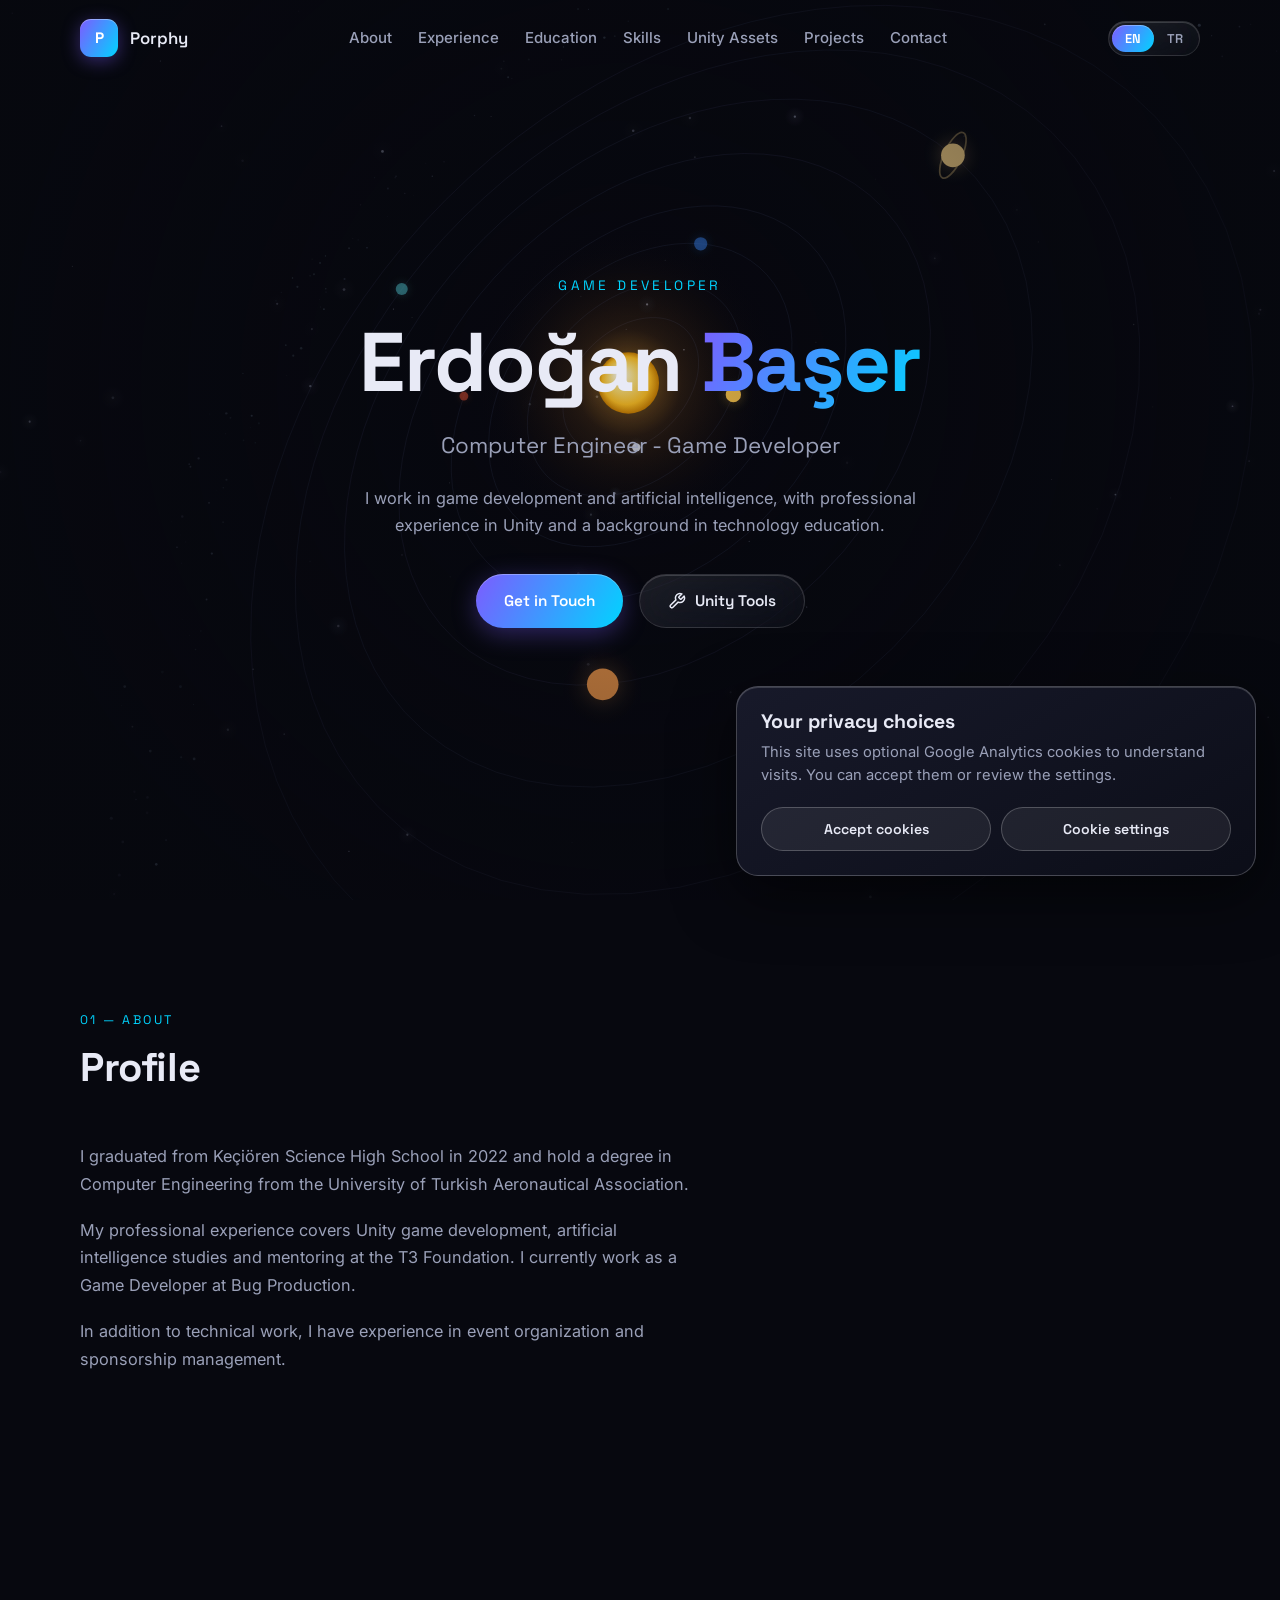
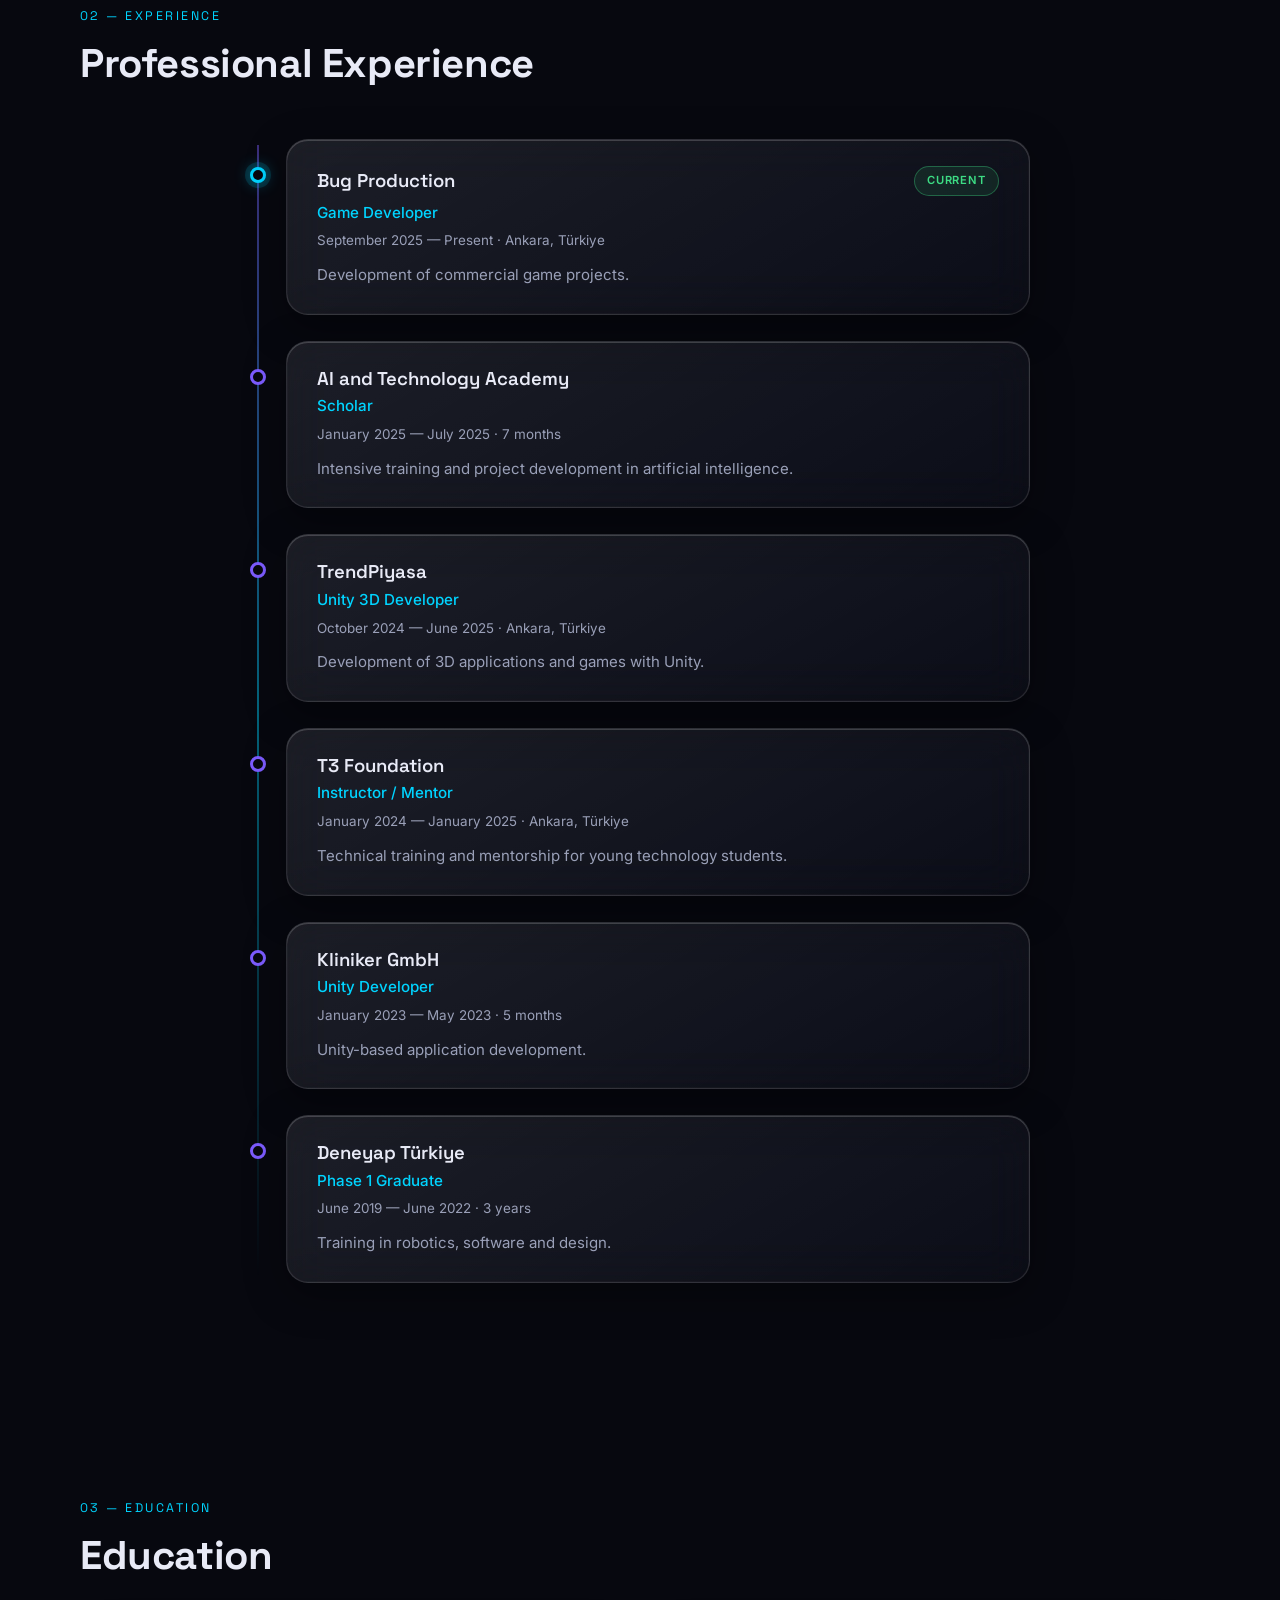
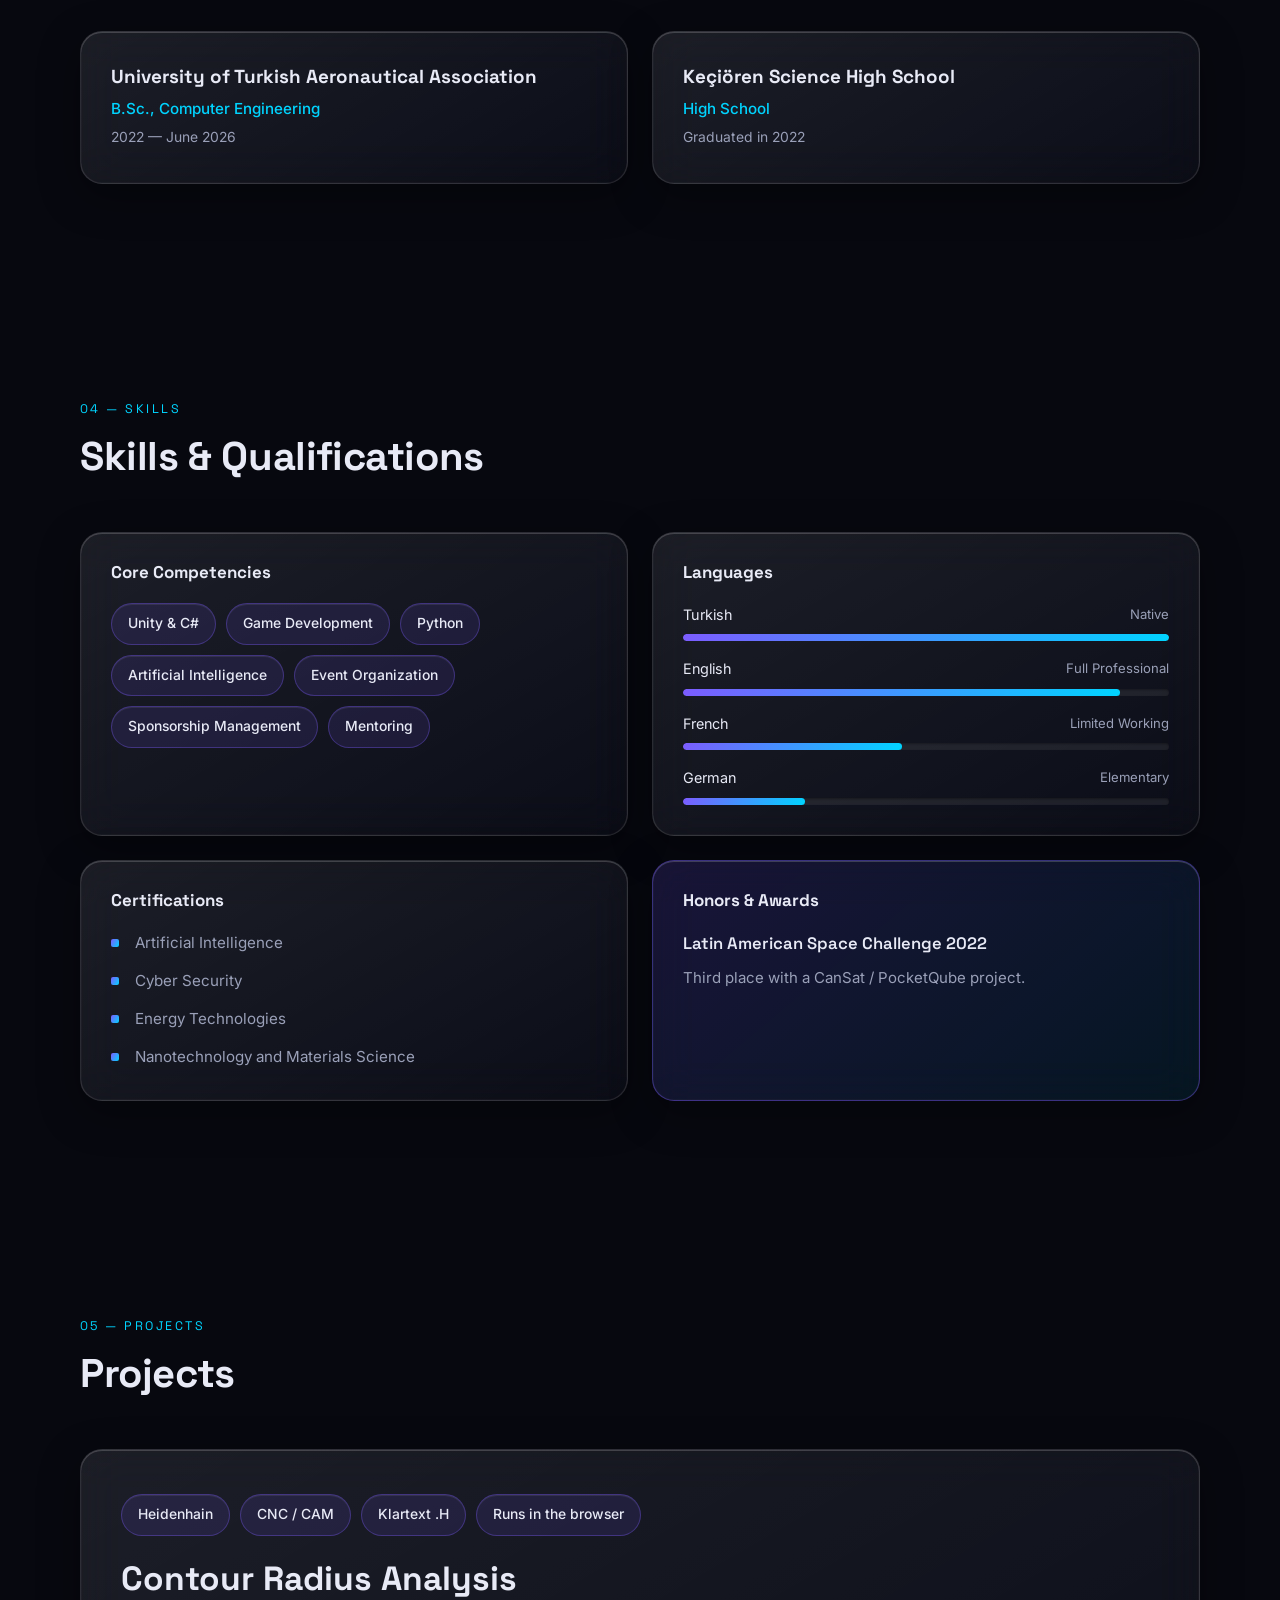
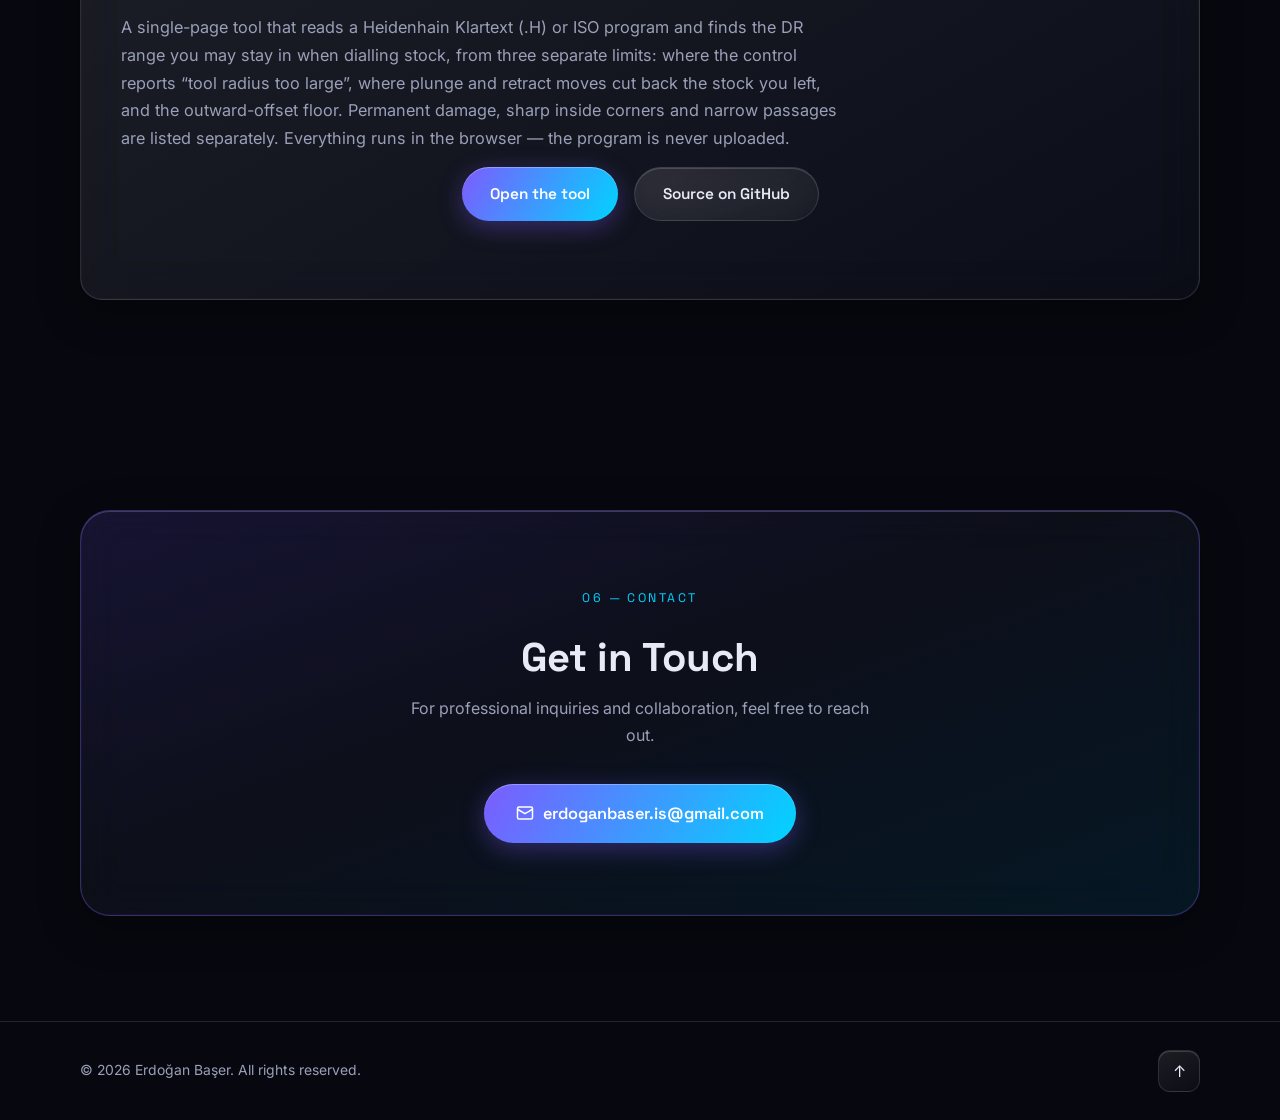
<file: index.html>
<!DOCTYPE html>
<html lang="en">

<head>
  <meta charset="UTF-8" />
  <meta name="viewport" content="width=device-width, initial-scale=1.0" />
  <title>Erdoğan Başer — Game Developer</title>
  <meta name="description"
    content="Erdoğan Başer — Game developer and computer engineer. Unity, artificial intelligence and game technologies." />

  <!-- Google tag (gtag.js) -->
  <script>
    window.dataLayer = window.dataLayer || [];
    function gtag() { dataLayer.push(arguments); }

    var analyticsConsent = "denied";
    try {
      if (localStorage.getItem("portfolio_cookie_consent_v1") === "all") {
        analyticsConsent = "granted";
      }
    } catch (e) { /* keep analytics denied */ }

    gtag("consent", "default", {
      ad_storage: analyticsConsent,
      ad_user_data: analyticsConsent,
      ad_personalization: analyticsConsent,
      analytics_storage: analyticsConsent,
      wait_for_update: 500
    });
  </script>
  <script async src="https://www.googletagmanager.com/gtag/js?id=G-XT6B4GY7GV"></script>
  <script>
    gtag("js", new Date());
    gtag("config", "G-XT6B4GY7GV");
  </script>

  <!-- Open Graph -->
  <meta property="og:title" content="Erdoğan Başer — Game Developer" />
  <meta property="og:description"
    content="Game developer and computer engineer. Unity, artificial intelligence and game technologies." />
  <meta property="og:type" content="website" />
  <meta property="og:url" content="https://erdo.is-a.dev" />

  <link rel="icon"
    href="data:image/svg+xml,%3Csvg xmlns='http://www.w3.org/2000/svg' viewBox='0 0 100 100'%3E%3Crect width='100' height='100' rx='22' fill='%237c5cff'/%3E%3Ctext x='50' y='68' font-size='52' font-family='sans-serif' font-weight='700' fill='white' text-anchor='middle'%3EEB%3C/text%3E%3C/svg%3E" />

  <link rel="preconnect" href="https://fonts.googleapis.com" />
  <link rel="preconnect" href="https://fonts.gstatic.com" crossorigin />
  <link
    href="https://fonts.googleapis.com/css2?family=Space+Grotesk:wght@400;500;600;700&family=Inter:wght@400;500;600&display=swap"
    rel="stylesheet" />

  <link rel="stylesheet" href="style.css" />
</head>

<body>

  <!-- 3D solar system background -->
  <canvas id="scene" aria-hidden="true"></canvas>

  <!-- Navigation -->
  <header class="nav" id="nav">
    <div class="nav-inner">
      <a href="#top" class="logo">
        <span class="logo-mark">P</span>
        <span class="logo-text">Porphy</span>
      </a>
      <nav class="nav-links" id="navLinks" aria-label="Main menu">
        <a href="#about" data-i18n="nav.about">About</a>
        <a href="#experience" data-i18n="nav.experience">Experience</a>
        <a href="#education" data-i18n="nav.education">Education</a>
        <a href="#skills" data-i18n="nav.skills">Skills</a>
        <a href="tools/" data-i18n="nav.unityAssets">Unity Assets</a>
        <a href="#projects" data-i18n="nav.projects">Projects</a>
        <a href="#contact" data-i18n="nav.contact">Contact</a>
      </nav>
      <div class="nav-right">
        <div class="lang-toggle" role="group" aria-label="Language selection">
          <button type="button" id="langEn" class="lang-btn active" aria-pressed="true">EN</button>
          <button type="button" id="langTr" class="lang-btn" aria-pressed="false">TR</button>
        </div>
        <button class="nav-toggle" id="navToggle" aria-label="Toggle menu" aria-expanded="false">
          <span></span><span></span><span></span>
        </button>
      </div>
    </div>
  </header>

  <main id="top">

    <!-- ============ HERO ============ -->
    <section class="hero">
      <div class="container hero-inner">
        <p class="hero-kicker" data-i18n="hero.kicker">Game Developer</p>
        <h1 class="hero-name">Erdoğan <span class="grad">Başer</span></h1>
        <p class="hero-role" data-i18n="hero.role">Computer Engineer - Game Developer</p>
        <p class="hero-desc" data-i18n="hero.desc">I work in game development and artificial intelligence, with
          professional experience in Unity and a background in technology education.</p>
        <div class="hero-actions">
          <a href="#contact" class="btn btn-primary" data-i18n="hero.cta">Get in Touch</a>
          <a href="tools/" class="btn btn-ghost">
            <svg viewBox="0 0 24 24" width="18" height="18" fill="none" stroke="currentColor" stroke-width="2"
              stroke-linecap="round" stroke-linejoin="round" aria-hidden="true">
              <path
                d="M14.7 6.3a1 1 0 0 0 0 1.4l1.6 1.6a1 1 0 0 0 1.4 0l3.77-3.77a6 6 0 0 1-7.94 7.94l-6.91 6.91a2.12 2.12 0 0 1-3-3l6.91-6.91a6 6 0 0 1 7.94-7.94l-3.76 3.76z" />
            </svg>
            <span data-i18n="hero.tools">Unity Tools</span>
          </a>
        </div>

      </div>
    </section>

    <!-- ============ ABOUT ============ -->
    <section class="section" id="about">
      <div class="container">
        <div class="section-head">
          <span class="section-tag" data-i18n="about.tag">01 — About</span>
          <h2 data-i18n="about.title">Profile</h2>
        </div>
        <div class="about-grid">
          <div class="about-text">
            <p data-i18n="about.p1">I graduated from Keçiören Science High School in 2022 and hold a degree in Computer
              Engineering from the University of Turkish Aeronautical Association.</p>
            <p data-i18n="about.p2">My professional experience covers Unity game development, artificial intelligence
              studies and mentoring at the T3 Foundation. I currently work as a Game Developer at Bug Production.</p>
            <p data-i18n="about.p3">In addition to technical work, I have experience in event organization and
              sponsorship management.</p>
          </div>

        </div>
      </div>
    </section>

    <!-- ============ EXPERIENCE ============ -->
    <section class="section" id="experience">
      <div class="container">
        <div class="section-head">
          <span class="section-tag" data-i18n="exp.tag">02 — Experience</span>
          <h2 data-i18n="exp.title">Professional Experience</h2>
        </div>
        <div class="timeline">

          <article class="tl-item">
            <div class="tl-dot current"></div>
            <div class="tl-card glass">
              <div class="tl-top">
                <h3>Bug Production</h3>
                <span class="tl-badge live" data-i18n="exp.current">Current</span>
              </div>
              <p class="tl-role" data-i18n="exp.bug.role">Game Developer</p>
              <p class="tl-date" data-i18n="exp.bug.date">September 2025 — Present · Ankara, Türkiye</p>
              <p class="tl-desc" data-i18n="exp.bug.desc">Development of commercial game projects.</p>
            </div>
          </article>

          <article class="tl-item">
            <div class="tl-dot"></div>
            <div class="tl-card glass">
              <div class="tl-top">
                <h3 data-i18n="exp.ai.name">AI and Technology Academy</h3>
              </div>
              <p class="tl-role" data-i18n="exp.ai.role">Scholar</p>
              <p class="tl-date" data-i18n="exp.ai.date">January 2025 — July 2025 · 7 months</p>
              <p class="tl-desc" data-i18n="exp.ai.desc">Intensive training and project development in artificial
                intelligence.</p>
            </div>
          </article>

          <article class="tl-item">
            <div class="tl-dot"></div>
            <div class="tl-card glass">
              <div class="tl-top">
                <h3>TrendPiyasa</h3>
              </div>
              <p class="tl-role" data-i18n="exp.trend.role">Unity 3D Developer</p>
              <p class="tl-date" data-i18n="exp.trend.date">October 2024 — June 2025 · Ankara, Türkiye</p>
              <p class="tl-desc" data-i18n="exp.trend.desc">Development of 3D applications and games with Unity.</p>
            </div>
          </article>

          <article class="tl-item">
            <div class="tl-dot"></div>
            <div class="tl-card glass">
              <div class="tl-top">
                <h3 data-i18n="exp.t3.name">T3 Foundation</h3>
              </div>
              <p class="tl-role" data-i18n="exp.t3.role">Instructor / Mentor</p>
              <p class="tl-date" data-i18n="exp.t3.date">January 2024 — January 2025 · Ankara, Türkiye</p>
              <p class="tl-desc" data-i18n="exp.t3.desc">Technical training and mentorship for young technology
                students.</p>
            </div>
          </article>

          <article class="tl-item">
            <div class="tl-dot"></div>
            <div class="tl-card glass">
              <div class="tl-top">
                <h3>Kliniker GmbH</h3>
              </div>
              <p class="tl-role" data-i18n="exp.kliniker.role">Unity Developer</p>
              <p class="tl-date" data-i18n="exp.kliniker.date">January 2023 — May 2023 · 5 months</p>
              <p class="tl-desc" data-i18n="exp.kliniker.desc">Unity-based application development.</p>
            </div>
          </article>

          <article class="tl-item">
            <div class="tl-dot"></div>
            <div class="tl-card glass">
              <div class="tl-top">
                <h3>Deneyap Türkiye</h3>
              </div>
              <p class="tl-role" data-i18n="exp.deneyap.role">Phase 1 Graduate</p>
              <p class="tl-date" data-i18n="exp.deneyap.date">June 2019 — June 2022 · 3 years</p>
              <p class="tl-desc" data-i18n="exp.deneyap.desc">Training in robotics, software and design.</p>
            </div>
          </article>

        </div>
      </div>
    </section>

    <!-- ============ EDUCATION ============ -->
    <section class="section" id="education">
      <div class="container">
        <div class="section-head">
          <span class="section-tag" data-i18n="edu.tag">03 — Education</span>
          <h2 data-i18n="edu.title">Education</h2>
        </div>
        <div class="edu-grid">
          <div class="edu-card glass">
            <h3 data-i18n="edu.uni.name">University of Turkish Aeronautical Association</h3>
            <p class="edu-degree" data-i18n="edu.uni.degree">B.Sc., Computer Engineering</p>
            <p class="edu-date" data-i18n="edu.uni.date">2022 — June 2026</p>
          </div>
          <div class="edu-card glass">
            <h3 data-i18n="edu.hs.name">Keçiören Science High School</h3>
            <p class="edu-degree" data-i18n="edu.hs.degree">High School</p>
            <p class="edu-date" data-i18n="edu.hs.date">Graduated in 2022</p>
          </div>
        </div>
      </div>
    </section>

    <!-- ============ SKILLS ============ -->
    <section class="section" id="skills">
      <div class="container">
        <div class="section-head">
          <span class="section-tag" data-i18n="skills.tag">04 — Skills</span>
          <h2 data-i18n="skills.title">Skills &amp; Qualifications</h2>
        </div>

        <div class="skills-grid">
          <div class="skill-panel glass">
            <h3 data-i18n="skills.core">Core Competencies</h3>
            <div class="chips">
              <span class="chip">Unity &amp; C#</span>
              <span class="chip" data-i18n="skills.chip.gamedev">Game Development</span>
              <span class="chip">Python</span>
              <span class="chip" data-i18n="skills.chip.ai">Artificial Intelligence</span>
              <span class="chip" data-i18n="skills.chip.events">Event Organization</span>
              <span class="chip" data-i18n="skills.chip.sponsor">Sponsorship Management</span>
              <span class="chip" data-i18n="skills.chip.mentoring">Mentoring</span>
            </div>
          </div>

          <div class="skill-panel glass">
            <h3 data-i18n="skills.languages">Languages</h3>
            <div class="lang-list">
              <div class="lang">
                <div class="lang-head"><span data-i18n="skills.lang.tr">Turkish</span><span
                    data-i18n="skills.lang.tr.level">Native</span></div>
                <div class="bar"><span class="bar-fill" style="width:100%"></span></div>
              </div>
              <div class="lang">
                <div class="lang-head"><span data-i18n="skills.lang.en">English</span><span
                    data-i18n="skills.lang.en.level">Full Professional</span></div>
                <div class="bar"><span class="bar-fill" style="width:90%"></span></div>
              </div>
              <div class="lang">
                <div class="lang-head"><span data-i18n="skills.lang.fr">French</span><span
                    data-i18n="skills.lang.fr.level">Limited Working</span></div>
                <div class="bar"><span class="bar-fill" style="width:45%"></span></div>
              </div>
              <div class="lang">
                <div class="lang-head"><span data-i18n="skills.lang.de">German</span><span
                    data-i18n="skills.lang.de.level">Elementary</span></div>
                <div class="bar"><span class="bar-fill" style="width:25%"></span></div>
              </div>
            </div>
          </div>

          <div class="skill-panel glass">
            <h3 data-i18n="skills.certs">Certifications</h3>
            <ul class="cert-list">
              <li data-i18n="skills.cert1">Artificial Intelligence</li>
              <li data-i18n="skills.cert2">Cyber Security</li>
              <li data-i18n="skills.cert3">Energy Technologies</li>
              <li data-i18n="skills.cert4">Nanotechnology and Materials Science</li>
            </ul>
          </div>

          <div class="skill-panel glass award">
            <h3 data-i18n="skills.awards">Honors &amp; Awards</h3>
            <div class="award-body">
              <p class="award-title">Latin American Space Challenge 2022</p>
              <p class="award-desc" data-i18n="skills.award.desc">Third place with a CanSat / PocketQube project.</p>
            </div>
          </div>
        </div>
      </div>
    </section>

    <!-- ============ PROJECTS ============ -->
    <section class="section" id="projects">
      <div class="container">
        <div class="section-head">
          <span class="section-tag" data-i18n="projects.tag">05 — Projects</span>
          <h2 data-i18n="projects.title">Projects</h2>
        </div>
        <div class="tool-card glass">
          <div class="tool-badges">
            <span class="chip">Heidenhain</span>
            <span class="chip">CNC / CAM</span>
            <span class="chip">Klartext .H</span>
            <span class="chip">Runs in the browser</span>
          </div>
          <h3 class="tool-title" data-i18n="projects.hrl.title">Contour Radius Analysis</h3>
          <p data-i18n="projects.hrl.desc">A single-page tool that reads a Heidenhain Klartext (.H) or ISO program and
            finds the DR range you may stay in when dialling stock, from three separate limits: where the control
            reports “tool radius too large”, where plunge and retract moves cut back the stock you left, and the
            outward-offset floor. Permanent damage, sharp inside corners and narrow passages are listed separately.
            Everything runs in the browser — the program is never uploaded.</p>
          <div class="hero-actions">
            <a href="/heidenhain-rl-analysis/" class="btn btn-primary" data-i18n="projects.hrl.open">Open the tool</a>
            <a href="https://github.com/Porphyri0n/heidenhain-rl-analysis" class="btn btn-ghost" rel="noopener"
              data-i18n="projects.hrl.repo">Source on GitHub</a>
          </div>
        </div>
      </div>
    </section>

    <!-- ============ CONTACT ============ -->
    <section class="section" id="contact">
      <div class="container">
        <div class="contact-card glass">
          <span class="section-tag" data-i18n="contact.tag">06 — Contact</span>
          <h2 data-i18n="contact.title">Get in Touch</h2>
          <p data-i18n="contact.desc">For professional inquiries and collaboration, feel free to reach out.</p>
          <div class="contact-actions">
            <a href="mailto:erdoganbaser.is@gmail.com" class="btn btn-primary btn-lg">
              <svg viewBox="0 0 24 24" width="18" height="18" fill="none" stroke="currentColor" stroke-width="2"
                aria-hidden="true">
                <rect x="2" y="4" width="20" height="16" rx="2" />
                <path d="m22 7-10 6L2 7" />
              </svg>
              erdoganbaser.is@gmail.com
            </a>
          </div>
        </div>
      </div>
    </section>

  </main>

  <footer class="footer">
    <div class="container footer-inner">
      <p data-i18n="footer.text">© 2026 Erdoğan Başer. All rights reserved.</p>
      <a href="#top" class="back-top" aria-label="Back to top">↑</a>
    </div>
  </footer>

  <script src="script.js" defer></script>
</body>

</html>
</file>
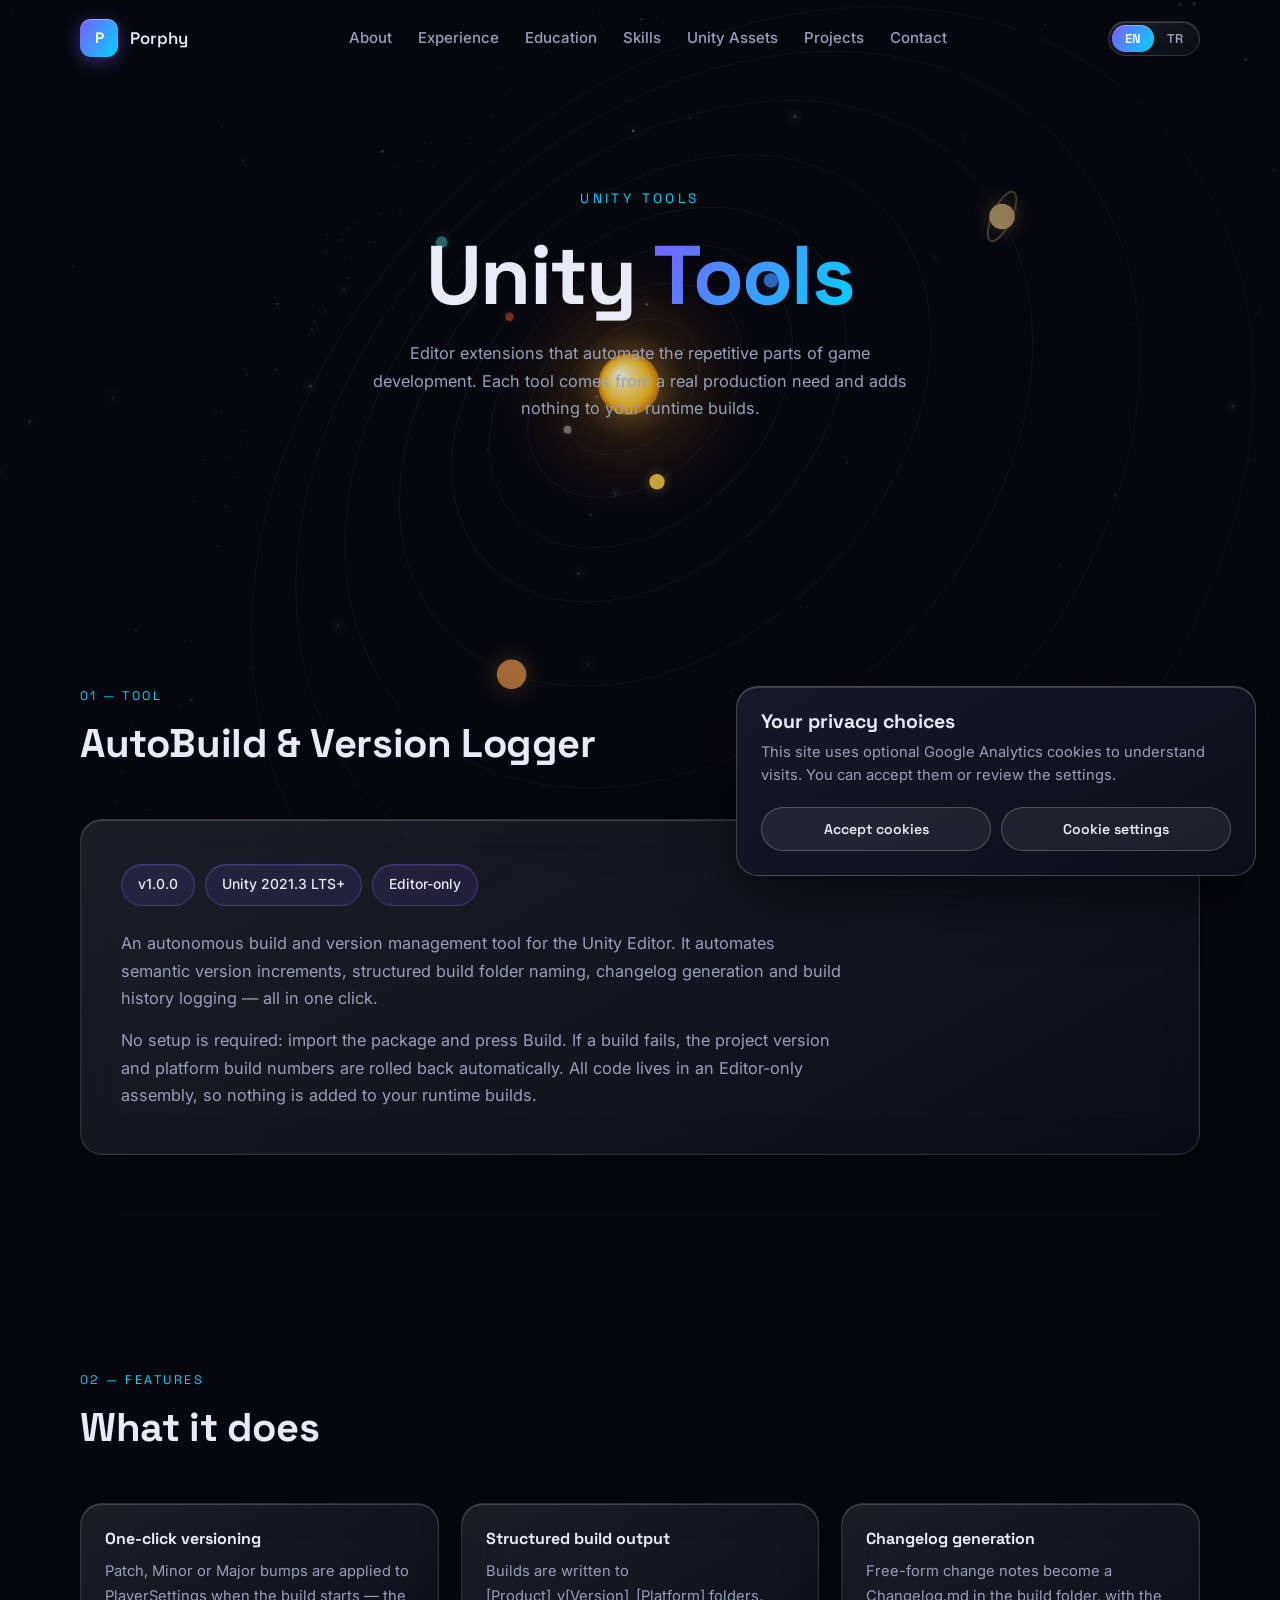
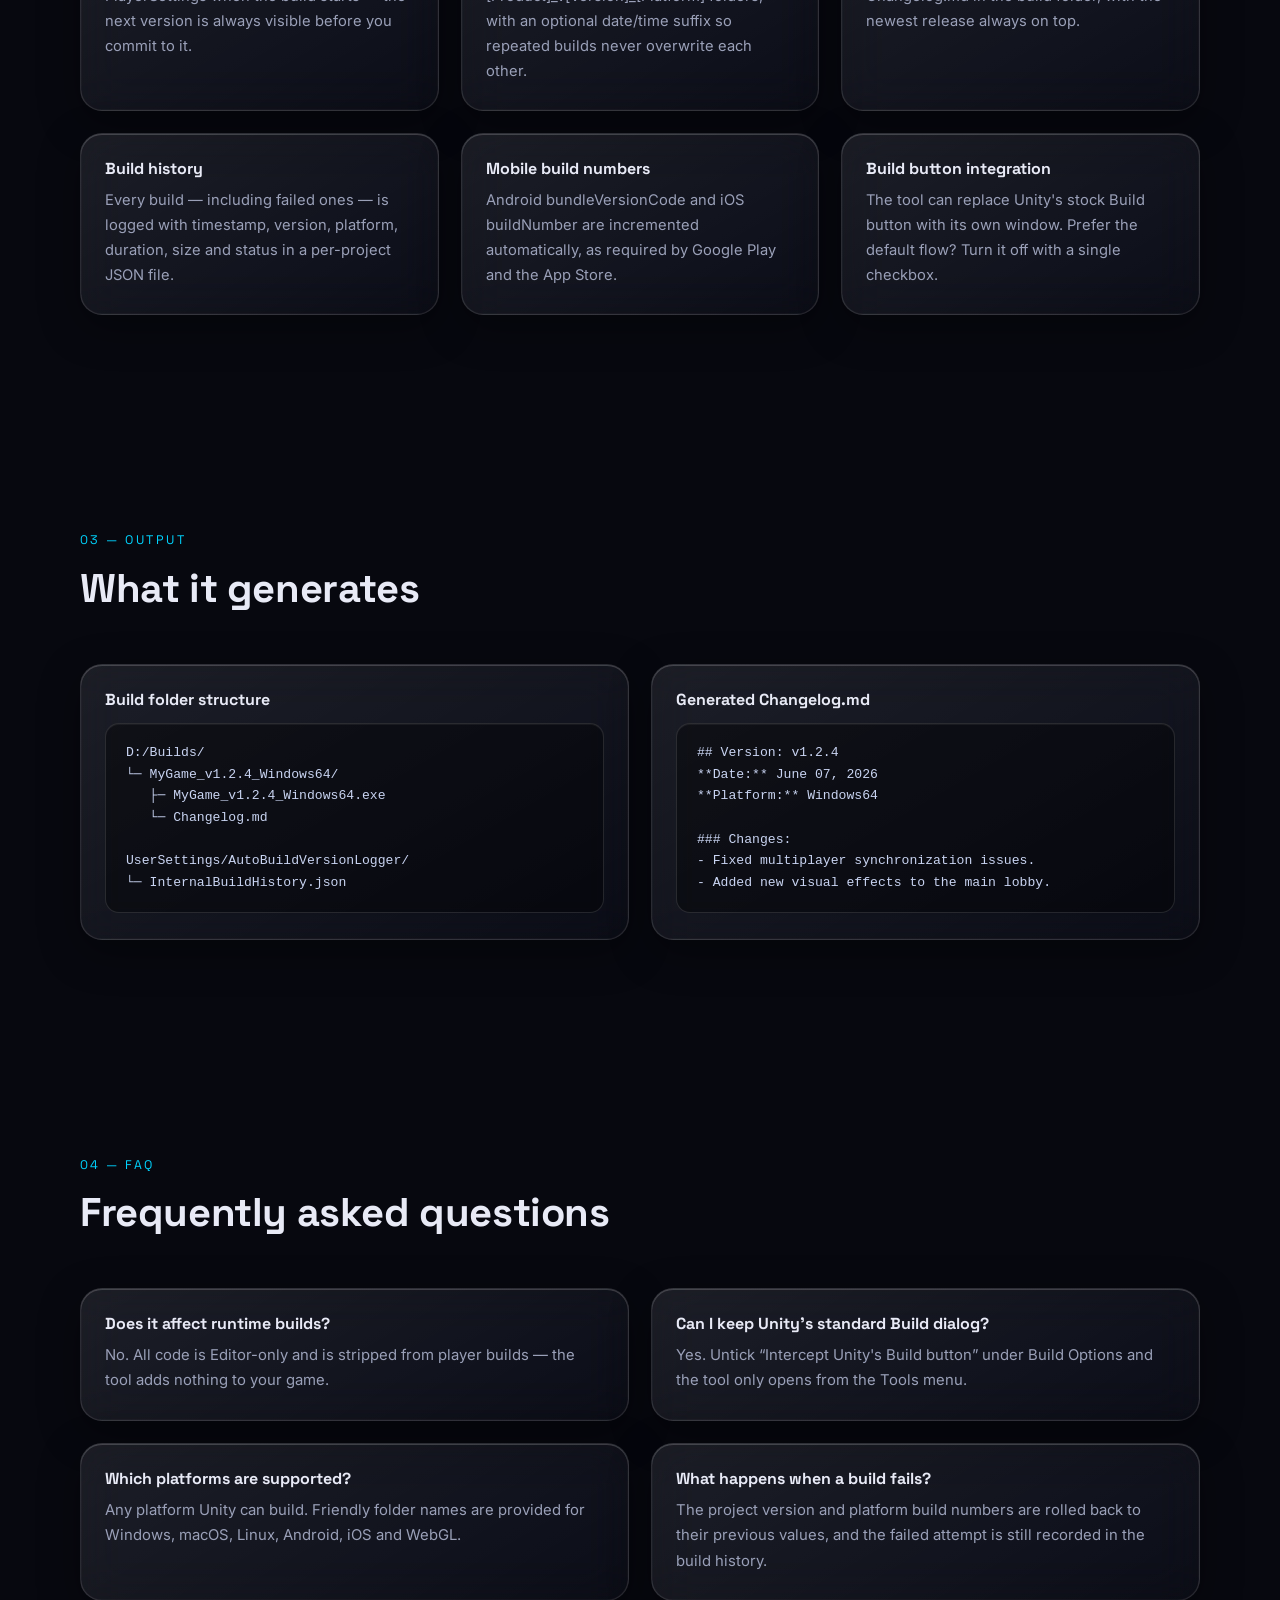
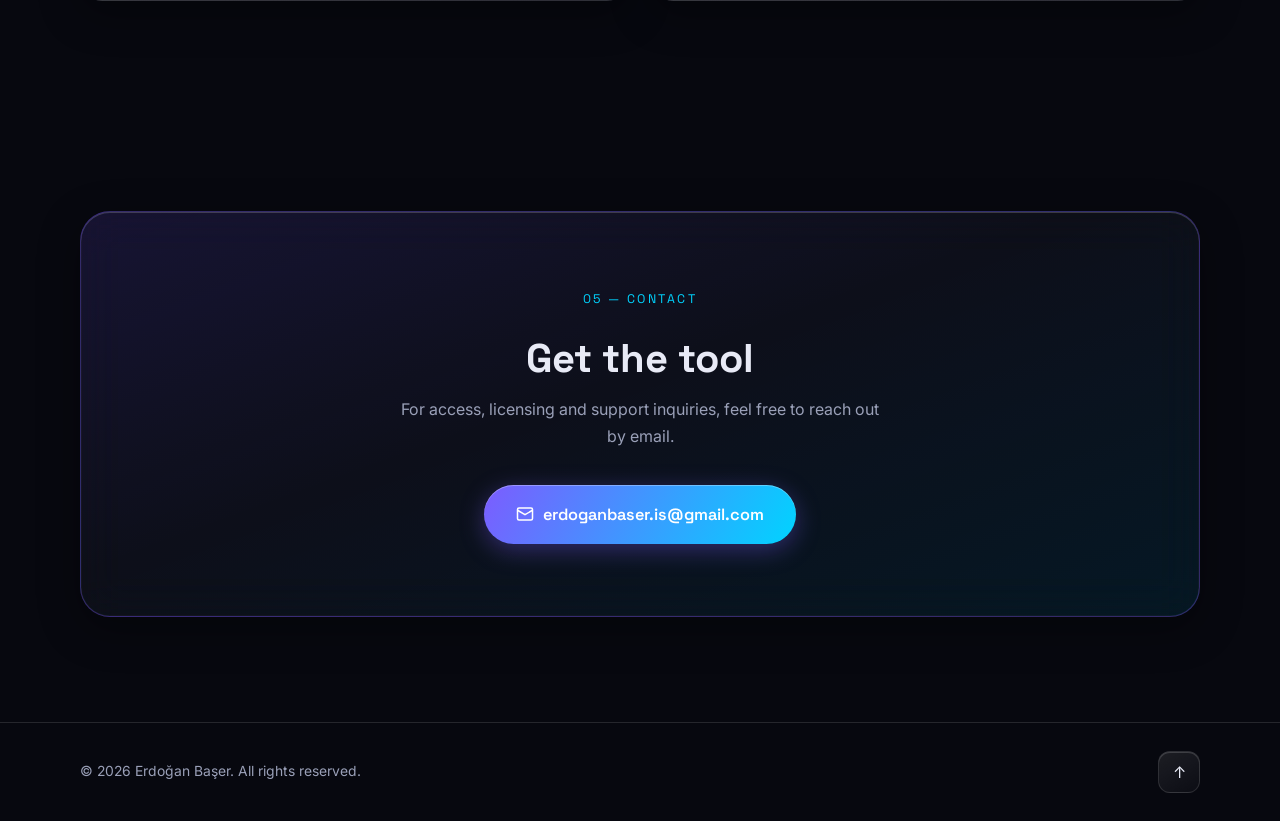
<file: tools/index.html>
<!DOCTYPE html>
<html lang="en">

<head>
  <meta charset="UTF-8" />
  <meta name="viewport" content="width=device-width, initial-scale=1.0" />
  <title>Unity Tools — Erdoğan Başer</title>
  <meta name="description"
    content="Unity Editor tools by Erdoğan Başer — AutoBuild &amp; Version Logger: automated versioning, structured build output, changelogs and build history." />

  <!-- Google tag (gtag.js) -->
  <script>
    window.dataLayer = window.dataLayer || [];
    function gtag() { dataLayer.push(arguments); }

    var analyticsConsent = "denied";
    try {
      if (localStorage.getItem("portfolio_cookie_consent_v1") === "all") {
        analyticsConsent = "granted";
      }
    } catch (e) { /* keep analytics denied */ }

    gtag("consent", "default", {
      ad_storage: analyticsConsent,
      ad_user_data: analyticsConsent,
      ad_personalization: analyticsConsent,
      analytics_storage: analyticsConsent,
      wait_for_update: 500
    });
  </script>
  <script async src="https://www.googletagmanager.com/gtag/js?id=G-XT6B4GY7GV"></script>
  <script>
    gtag("js", new Date());
    gtag("config", "G-XT6B4GY7GV");
  </script>

  <!-- Open Graph -->
  <meta property="og:title" content="Unity Tools — Erdoğan Başer" />
  <meta property="og:description"
    content="Unity Editor tools by Erdoğan Başer — AutoBuild &amp; Version Logger: automated versioning, structured build output, changelogs and build history." />
  <meta property="og:type" content="website" />
  <meta property="og:url" content="https://erdo.is-a.dev/tools/" />

  <link rel="icon"
    href="data:image/svg+xml,%3Csvg xmlns='http://www.w3.org/2000/svg' viewBox='0 0 100 100'%3E%3Crect width='100' height='100' rx='22' fill='%237c5cff'/%3E%3Ctext x='50' y='68' font-size='52' font-family='sans-serif' font-weight='700' fill='white' text-anchor='middle'%3EEB%3C/text%3E%3C/svg%3E" />

  <link rel="preconnect" href="https://fonts.googleapis.com" />
  <link rel="preconnect" href="https://fonts.gstatic.com" crossorigin />
  <link
    href="https://fonts.googleapis.com/css2?family=Space+Grotesk:wght@400;500;600;700&family=Inter:wght@400;500;600&display=swap"
    rel="stylesheet" />

  <link rel="stylesheet" href="../style.css" />
</head>

<body>

  <!-- 3D solar system background -->
  <canvas id="scene" aria-hidden="true"></canvas>

  <!-- Navigation -->
  <header class="nav" id="nav">
    <div class="nav-inner">
      <a href="../" class="logo">
        <span class="logo-mark">P</span>
        <span class="logo-text">Porphy</span>
      </a>
      <nav class="nav-links" id="navLinks" aria-label="Main menu">
        <a href="../#about" data-i18n="nav.about">About</a>
        <a href="../#experience" data-i18n="nav.experience">Experience</a>
        <a href="../#education" data-i18n="nav.education">Education</a>
        <a href="../#skills" data-i18n="nav.skills">Skills</a>
        <a href="./" class="active" data-i18n="nav.unityAssets">Unity Assets</a>
        <a href="../#projects" data-i18n="nav.projects">Projects</a>
        <a href="../#contact" data-i18n="nav.contact">Contact</a>
      </nav>
      <div class="nav-right">
        <div class="lang-toggle" role="group" aria-label="Language selection">
          <button type="button" id="langEn" class="lang-btn active" aria-pressed="true">EN</button>
          <button type="button" id="langTr" class="lang-btn" aria-pressed="false">TR</button>
        </div>
        <button class="nav-toggle" id="navToggle" aria-label="Toggle menu" aria-expanded="false">
          <span></span><span></span><span></span>
        </button>
      </div>
    </div>
  </header>

  <main id="top">

    <!-- ============ HERO ============ -->
    <section class="hero hero-sub">
      <div class="container hero-inner">
        <p class="hero-kicker" data-i18n="hero.kicker">Unity Tools</p>
        <h1 class="hero-name">Unity <span class="grad">Tools</span></h1>
        <p class="hero-desc" data-i18n="hero.desc">Editor extensions that automate the repetitive parts of game
          development. Each tool comes from a real production need and adds nothing to your runtime builds.</p>
      </div>
    </section>

    <!-- ============ OVERVIEW ============ -->
    <section class="section" id="overview">
      <div class="container">
        <div class="section-head">
          <span class="section-tag" data-i18n="overview.tag">01 — Tool</span>
          <h2 data-i18n="overview.title">AutoBuild &amp; Version Logger</h2>
        </div>
        <div class="tool-card glass">
          <div class="tool-badges">
            <span class="chip">v1.0.0</span>
            <span class="chip">Unity 2021.3 LTS+</span>
            <span class="chip">Editor-only</span>
          </div>
          <p data-i18n="overview.p1">An autonomous build and version management tool for the Unity Editor. It automates
            semantic version increments, structured build folder naming, changelog generation and build history logging
            — all in one click.</p>
          <p data-i18n="overview.p2">No setup is required: import the package and press Build. If a build fails, the
            project version and platform build numbers are rolled back automatically. All code lives in an Editor-only
            assembly, so nothing is added to your runtime builds.</p>
        </div>
      </div>
    </section>

    <!-- ============ FEATURES ============ -->
    <section class="section" id="features">
      <div class="container">
        <div class="section-head">
          <span class="section-tag" data-i18n="features.tag">02 — Features</span>
          <h2 data-i18n="features.title">What it does</h2>
        </div>
        <div class="feature-grid">
          <div class="feature-card glass">
            <h3 data-i18n="features.f1.title">One-click versioning</h3>
            <p data-i18n="features.f1.desc">Patch, Minor or Major bumps are applied to PlayerSettings when the build
              starts — the next version is always visible before you commit to it.</p>
          </div>
          <div class="feature-card glass">
            <h3 data-i18n="features.f2.title">Structured build output</h3>
            <p data-i18n="features.f2.desc">Builds are written to [Product]_v[Version]_[Platform] folders, with an
              optional date/time suffix so repeated builds never overwrite each other.</p>
          </div>
          <div class="feature-card glass">
            <h3 data-i18n="features.f3.title">Changelog generation</h3>
            <p data-i18n="features.f3.desc">Free-form change notes become a Changelog.md in the build folder, with the
              newest release always on top.</p>
          </div>
          <div class="feature-card glass">
            <h3 data-i18n="features.f4.title">Build history</h3>
            <p data-i18n="features.f4.desc">Every build — including failed ones — is logged with timestamp, version,
              platform, duration, size and status in a per-project JSON file.</p>
          </div>
          <div class="feature-card glass">
            <h3 data-i18n="features.f5.title">Mobile build numbers</h3>
            <p data-i18n="features.f5.desc">Android bundleVersionCode and iOS buildNumber are incremented
              automatically, as required by Google Play and the App Store.</p>
          </div>
          <div class="feature-card glass">
            <h3 data-i18n="features.f6.title">Build button integration</h3>
            <p data-i18n="features.f6.desc">The tool can replace Unity's stock Build button with its own window. Prefer
              the default flow? Turn it off with a single checkbox.</p>
          </div>
        </div>
      </div>
    </section>

    <!-- ============ OUTPUT ============ -->
    <section class="section" id="output">
      <div class="container">
        <div class="section-head">
          <span class="section-tag" data-i18n="output.tag">03 — Output</span>
          <h2 data-i18n="output.title">What it generates</h2>
        </div>
        <div class="output-grid">
          <div class="output-card glass">
            <h3 data-i18n="output.folder">Build folder structure</h3>
            <pre class="codeblock">D:/Builds/
└─ MyGame_v1.2.4_Windows64/
   ├─ MyGame_v1.2.4_Windows64.exe
   └─ Changelog.md

UserSettings/AutoBuildVersionLogger/
└─ InternalBuildHistory.json</pre>
          </div>
          <div class="output-card glass">
            <h3 data-i18n="output.changelog">Generated Changelog.md</h3>
            <pre class="codeblock">## Version: v1.2.4
**Date:** June 07, 2026
**Platform:** Windows64

### Changes:
- Fixed multiplayer synchronization issues.
- Added new visual effects to the main lobby.</pre>
          </div>
        </div>
      </div>
    </section>

    <!-- ============ FAQ ============ -->
    <section class="section" id="faq">
      <div class="container">
        <div class="section-head">
          <span class="section-tag" data-i18n="faq.tag">04 — FAQ</span>
          <h2 data-i18n="faq.title">Frequently asked questions</h2>
        </div>
        <div class="faq-grid">
          <div class="faq-card glass">
            <h3 data-i18n="faq.q1">Does it affect runtime builds?</h3>
            <p data-i18n="faq.a1">No. All code is Editor-only and is stripped from player builds — the tool adds
              nothing to your game.</p>
          </div>
          <div class="faq-card glass">
            <h3 data-i18n="faq.q2">Can I keep Unity's standard Build dialog?</h3>
            <p data-i18n="faq.a2">Yes. Untick “Intercept Unity's Build button” under Build Options and the tool only
              opens from the Tools menu.</p>
          </div>
          <div class="faq-card glass">
            <h3 data-i18n="faq.q3">Which platforms are supported?</h3>
            <p data-i18n="faq.a3">Any platform Unity can build. Friendly folder names are provided for Windows, macOS,
              Linux, Android, iOS and WebGL.</p>
          </div>
          <div class="faq-card glass">
            <h3 data-i18n="faq.q4">What happens when a build fails?</h3>
            <p data-i18n="faq.a4">The project version and platform build numbers are rolled back to their previous
              values, and the failed attempt is still recorded in the build history.</p>
          </div>
        </div>
      </div>
    </section>

    <!-- ============ CONTACT ============ -->
    <section class="section" id="contact">
      <div class="container">
        <div class="contact-card glass">
          <span class="section-tag" data-i18n="contact.tag">05 — Contact</span>
          <h2 data-i18n="contact.title">Get the tool</h2>
          <p data-i18n="contact.desc">For access, licensing and support inquiries, feel free to reach out by email.</p>
          <div class="contact-actions">
            <a href="mailto:erdoganbaser.is@gmail.com" class="btn btn-primary btn-lg">
              <svg viewBox="0 0 24 24" width="18" height="18" fill="none" stroke="currentColor" stroke-width="2"
                aria-hidden="true">
                <rect x="2" y="4" width="20" height="16" rx="2" />
                <path d="m22 7-10 6L2 7" />
              </svg>
              erdoganbaser.is@gmail.com
            </a>
          </div>
        </div>
      </div>
    </section>

  </main>

  <footer class="footer">
    <div class="container footer-inner">
      <p data-i18n="footer.text">© 2026 Erdoğan Başer. All rights reserved.</p>
      <a href="#top" class="back-top" aria-label="Back to top">↑</a>
    </div>
  </footer>

  <script>
    window.PAGE_I18N = {
      en: {
        "meta.title": "Unity Tools — Erdoğan Başer",
        "meta.desc": "Unity Editor tools by Erdoğan Başer — AutoBuild & Version Logger: automated versioning, structured build output, changelogs and build history.",


        "hero.kicker": "Unity Tools",
        "hero.desc": "Editor extensions that automate the repetitive parts of game development. Each tool comes from a real production need and adds nothing to your runtime builds.",

        "overview.tag": "01 — Tool",
        "overview.title": "AutoBuild &amp; Version Logger",
        "overview.p1": "An autonomous build and version management tool for the Unity Editor. It automates semantic version increments, structured build folder naming, changelog generation and build history logging — all in one click.",
        "overview.p2": "No setup is required: import the package and press Build. If a build fails, the project version and platform build numbers are rolled back automatically. All code lives in an Editor-only assembly, so nothing is added to your runtime builds.",

        "features.tag": "02 — Features",
        "features.title": "What it does",
        "features.f1.title": "One-click versioning",
        "features.f1.desc": "Patch, Minor or Major bumps are applied to PlayerSettings when the build starts — the next version is always visible before you commit to it.",
        "features.f2.title": "Structured build output",
        "features.f2.desc": "Builds are written to [Product]_v[Version]_[Platform] folders, with an optional date/time suffix so repeated builds never overwrite each other.",
        "features.f3.title": "Changelog generation",
        "features.f3.desc": "Free-form change notes become a Changelog.md in the build folder, with the newest release always on top.",
        "features.f4.title": "Build history",
        "features.f4.desc": "Every build — including failed ones — is logged with timestamp, version, platform, duration, size and status in a per-project JSON file.",
        "features.f5.title": "Mobile build numbers",
        "features.f5.desc": "Android bundleVersionCode and iOS buildNumber are incremented automatically, as required by Google Play and the App Store.",
        "features.f6.title": "Build button integration",
        "features.f6.desc": "The tool can replace Unity's stock Build button with its own window. Prefer the default flow? Turn it off with a single checkbox.",

        "output.tag": "03 — Output",
        "output.title": "What it generates",
        "output.folder": "Build folder structure",
        "output.changelog": "Generated Changelog.md",

        "faq.tag": "04 — FAQ",
        "faq.title": "Frequently asked questions",
        "faq.q1": "Does it affect runtime builds?",
        "faq.a1": "No. All code is Editor-only and is stripped from player builds — the tool adds nothing to your game.",
        "faq.q2": "Can I keep Unity's standard Build dialog?",
        "faq.a2": "Yes. Untick “Intercept Unity's Build button” under Build Options and the tool only opens from the Tools menu.",
        "faq.q3": "Which platforms are supported?",
        "faq.a3": "Any platform Unity can build. Friendly folder names are provided for Windows, macOS, Linux, Android, iOS and WebGL.",
        "faq.q4": "What happens when a build fails?",
        "faq.a4": "The project version and platform build numbers are rolled back to their previous values, and the failed attempt is still recorded in the build history.",

        "contact.tag": "05 — Contact",
        "contact.title": "Get the tool",
        "contact.desc": "For access, licensing and support inquiries, feel free to reach out by email."
      },
      tr: {
        "meta.title": "Unity Araçları — Erdoğan Başer",
        "meta.desc": "Erdoğan Başer'in Unity Editor araçları — AutoBuild & Version Logger: otomatik sürümleme, yapılandırılmış build çıktısı, changelog ve build geçmişi.",


        "hero.kicker": "Unity Araçları",
        "hero.desc": "Oyun geliştirmenin tekrarlayan adımlarını otomatikleştiren Unity Editor eklentileri. Her araç gerçek bir üretim ihtiyacından doğar ve çalışma zamanı build'lerinize hiçbir şey eklemez.",

        "overview.tag": "01 — Araç",
        "overview.title": "AutoBuild &amp; Version Logger",
        "overview.p1": "Unity Editor için otonom bir build ve sürüm yönetimi aracı. Semantik sürüm artırımı, yapılandırılmış build klasörü adlandırması, changelog üretimi ve build geçmişi kaydını tek tıkla otomatikleştirir.",
        "overview.p2": "Kurulum gerektirmez: paketi içe aktarın ve Build'e basın. Build başarısız olursa proje sürümü ve platform build numaraları otomatik olarak geri alınır. Tüm kod yalnızca Editor tarafında çalışır; oyununuzun build'lerine hiçbir şey eklenmez.",

        "features.tag": "02 — Özellikler",
        "features.title": "Neler yapıyor",
        "features.f1.title": "Tek tıkla sürümleme",
        "features.f1.desc": "Patch, Minor veya Major artırımlar build başladığında PlayerSettings'e uygulanır — bir sonraki sürüm her zaman önceden görünür.",
        "features.f2.title": "Yapılandırılmış build çıktısı",
        "features.f2.desc": "Build'ler [Product]_v[Version]_[Platform] klasörlerine yazılır; isteğe bağlı tarih/saat son eki sayesinde tekrarlanan build'ler birbirinin üzerine yazılmaz.",
        "features.f3.title": "Changelog üretimi",
        "features.f3.desc": "Serbest biçimli değişiklik notları, build klasöründe en yeni sürüm en üstte olacak şekilde bir Changelog.md dosyasına dönüşür.",
        "features.f4.title": "Build geçmişi",
        "features.f4.desc": "Başarısız olanlar dahil her build; zaman damgası, sürüm, platform, süre, boyut ve durum bilgileriyle projeye özel bir JSON dosyasına kaydedilir.",
        "features.f5.title": "Mobil build numaraları",
        "features.f5.desc": "Android bundleVersionCode ve iOS buildNumber, Google Play ve App Store'un gerektirdiği şekilde otomatik olarak artırılır.",
        "features.f6.title": "Build düğmesi entegrasyonu",
        "features.f6.desc": "Araç, Unity'nin standart Build düğmesinin yerine kendi penceresini açabilir. Varsayılan akışı mı tercih ediyorsunuz? Tek bir onay kutusuyla kapatın.",

        "output.tag": "03 — Çıktı",
        "output.title": "Neler üretir",
        "output.folder": "Build klasör yapısı",
        "output.changelog": "Üretilen Changelog.md",

        "faq.tag": "04 — SSS",
        "faq.title": "Sıkça sorulan sorular",
        "faq.q1": "Çalışma zamanı build'lerini etkiler mi?",
        "faq.a1": "Hayır. Tüm kod yalnızca Editor tarafındadır ve oyuncu build'lerinden ayıklanır — araç oyununuza hiçbir şey eklemez.",
        "faq.q2": "Unity'nin standart Build penceresini kullanmaya devam edebilir miyim?",
        "faq.a2": "Evet. Build Options altındaki “Intercept Unity's Build button” seçeneğini kapattığınızda araç yalnızca Tools menüsünden açılır.",
        "faq.q3": "Hangi platformlar destekleniyor?",
        "faq.a3": "Unity'nin build alabildiği tüm platformlar. Windows, macOS, Linux, Android, iOS ve WebGL için okunabilir klasör adları sağlanır.",
        "faq.q4": "Build başarısız olursa ne olur?",
        "faq.a4": "Proje sürümü ve platform build numaraları önceki değerlerine geri alınır; başarısız deneme yine de build geçmişine kaydedilir.",

        "contact.tag": "05 — İletişim",
        "contact.title": "Araca erişim",
        "contact.desc": "Erişim, lisanslama ve destek talepleriniz için e-posta ile iletişime geçebilirsiniz."
      }
    };
  </script>
  <script src="../script.js" defer></script>
</body>

</html>
</file>
<file: style.css>
/* ============================================================
   Erdoğan Başer — Portfolio
   Pure CSS — liquid glass theme, dark palette.
   The only animated element on the page is the background
   solar system (canvas); all other elements are static.
   ============================================================ */

:root {
  --bg: #07080f;
  --glass: linear-gradient(150deg, rgba(255, 255, 255, 0.09), rgba(255, 255, 255, 0.025));
  --glass-strong: linear-gradient(150deg, rgba(255, 255, 255, 0.13), rgba(255, 255, 255, 0.04));
  --border: rgba(255, 255, 255, 0.12);
  --border-strong: rgba(255, 255, 255, 0.22);
  --highlight: rgba(255, 255, 255, 0.16);
  --text: #e8eaf6;
  --text-dim: #9aa0b8;
  --accent-1: #7c5cff;
  --accent-2: #00d4ff;
  --grad: linear-gradient(120deg, var(--accent-1), var(--accent-2));
  --radius: 22px;
  --font-display: "Space Grotesk", system-ui, sans-serif;
  --font-body: "Inter", system-ui, sans-serif;
  --nav-h: 76px;
}

* { margin: 0; padding: 0; box-sizing: border-box; }

html { scroll-behavior: smooth; scroll-padding-top: calc(var(--nav-h) + 16px); }

body {
  font-family: var(--font-body);
  background: var(--bg);
  color: var(--text);
  line-height: 1.7;
  overflow-x: hidden;
  -webkit-font-smoothing: antialiased;
}

::selection { background: var(--accent-1); color: #fff; }

.container { width: min(1120px, 92%); margin-inline: auto; }

h1, h2, h3 { font-family: var(--font-display); line-height: 1.15; }

/* ---------- Background canvas ---------- */
#scene {
  position: fixed; inset: 0; z-index: -1;
  width: 100%; height: 100%;
  display: block; pointer-events: none;
}

/* ---------- Liquid glass base ---------- */
.glass {
  background: var(--glass);
  border: 1px solid var(--border);
  border-radius: var(--radius);
  backdrop-filter: blur(22px) saturate(160%);
  -webkit-backdrop-filter: blur(22px) saturate(160%);
  box-shadow:
    inset 0 1px 0 var(--highlight),
    inset 0 0 0 0.5px rgba(255, 255, 255, 0.05),
    0 12px 40px rgba(0, 0, 0, 0.35);
}
.glass:hover { border-color: var(--border-strong); background: var(--glass-strong); }

/* ---------- Navigation ---------- */
.nav {
  position: fixed; top: 0; left: 0; right: 0; z-index: 100;
  border-bottom: 1px solid transparent;
}
.nav.scrolled {
  background: linear-gradient(180deg, rgba(10, 12, 22, 0.75), rgba(10, 12, 22, 0.6));
  backdrop-filter: blur(22px) saturate(160%);
  -webkit-backdrop-filter: blur(22px) saturate(160%);
  border-bottom-color: var(--border);
  box-shadow: inset 0 1px 0 rgba(255, 255, 255, 0.06);
}
.nav-inner {
  width: min(1120px, 92%); margin-inline: auto;
  height: var(--nav-h);
  display: flex; align-items: center; justify-content: space-between; gap: 16px;
}
.logo { display: flex; align-items: center; gap: 12px; text-decoration: none; color: var(--text); min-width: 0; }
.logo-mark {
  width: 38px; height: 38px; flex: 0 0 auto; display: grid; place-items: center;
  font-family: var(--font-display); font-weight: 700; font-size: 0.95rem;
  background: var(--grad); border-radius: 11px; color: #fff;
  box-shadow: inset 0 1px 0 rgba(255, 255, 255, 0.35), 0 4px 18px rgba(124, 92, 255, 0.4);
}
.logo-text {
  font-family: var(--font-display); font-weight: 600; font-size: 1.05rem;
  white-space: nowrap; overflow: hidden; text-overflow: ellipsis;
}

.nav-links { display: flex; align-items: center; gap: 26px; }
.nav-links a {
  color: var(--text-dim); text-decoration: none; font-size: 0.94rem; font-weight: 500;
}
.nav-links a:hover { color: var(--text); }

.nav-right { display: flex; align-items: center; gap: 14px; }

.lang-toggle {
  display: flex; padding: 3px; border-radius: 999px;
  background: var(--glass);
  border: 1px solid var(--border);
  backdrop-filter: blur(22px) saturate(160%);
  -webkit-backdrop-filter: blur(22px) saturate(160%);
  box-shadow: inset 0 1px 0 var(--highlight);
}
.lang-btn {
  border: 0; cursor: pointer; background: transparent;
  color: var(--text-dim);
  font-family: var(--font-display); font-weight: 600; font-size: 0.8rem;
  padding: 5px 13px; border-radius: 999px;
}
.lang-btn.active {
  color: #fff; background: var(--grad);
  box-shadow: inset 0 1px 0 rgba(255, 255, 255, 0.3);
}

.nav-toggle { display: none; background: none; border: 0; cursor: pointer; padding: 8px; }
.nav-toggle span {
  display: block; width: 24px; height: 2px; background: var(--text);
  margin: 5px 0; border-radius: 2px;
}

/* ---------- Hero ---------- */
.hero {
  min-height: 100svh;
  display: flex; align-items: center; justify-content: center;
  text-align: center;
  padding: calc(var(--nav-h) + 40px) 0 80px;
}
.hero-kicker {
  color: var(--accent-2); font-family: var(--font-display);
  letter-spacing: 0.25em; text-transform: uppercase; font-size: 0.85rem;
  margin-bottom: 18px;
}
.hero-name {
  font-size: clamp(2.6rem, 8vw, 5.2rem);
  font-weight: 700; letter-spacing: -0.02em; margin-bottom: 16px;
}
.grad {
  background: var(--grad);
  -webkit-background-clip: text; background-clip: text;
  -webkit-text-fill-color: transparent; color: transparent;
}
.hero-role {
  font-family: var(--font-display); font-size: clamp(1.05rem, 2.6vw, 1.4rem);
  color: var(--text-dim); margin-bottom: 20px;
  max-width: 640px; margin-inline: auto;
}
.hero-desc {
  max-width: 560px; margin: 0 auto 34px; color: var(--text-dim); font-size: 1.02rem;
}
.hero-actions { display: flex; gap: 16px; justify-content: center; flex-wrap: wrap; margin-bottom: 34px; }

.btn {
  display: inline-flex; align-items: center; gap: 9px;
  padding: 13px 28px; border-radius: 999px;
  font-family: var(--font-display); font-weight: 600; font-size: 0.96rem;
  text-decoration: none;
}
.btn-primary {
  background: var(--grad); color: #fff;
  box-shadow: inset 0 1px 0 rgba(255, 255, 255, 0.3), 0 6px 24px rgba(124, 92, 255, 0.35);
}
.btn-primary:hover { box-shadow: inset 0 1px 0 rgba(255, 255, 255, 0.4), 0 8px 30px rgba(124, 92, 255, 0.5); }
.btn-ghost {
  color: var(--text);
  background: var(--glass);
  border: 1px solid var(--border);
  backdrop-filter: blur(22px) saturate(160%);
  -webkit-backdrop-filter: blur(22px) saturate(160%);
  box-shadow: inset 0 1px 0 var(--highlight);
}
.btn-ghost:hover { border-color: var(--border-strong); background: var(--glass-strong); }
.btn-lg { padding: 16px 32px; font-size: 1.02rem; }

.hero-meta {
  display: flex; align-items: center; justify-content: center; gap: 16px;
  color: var(--text-dim); font-size: 0.92rem; flex-wrap: wrap;
}
.meta-sep { width: 4px; height: 4px; border-radius: 50%; background: var(--text-dim); }
.meta-item { display: inline-flex; align-items: center; gap: 8px; }
.status-dot {
  width: 9px; height: 9px; border-radius: 50%; background: #3ddc84;
  box-shadow: 0 0 8px rgba(61, 220, 132, 0.6);
}

/* ---------- Sections ---------- */
.section { padding: 105px 0; }
.section-head { margin-bottom: 52px; }
.section-tag {
  display: inline-block; font-family: var(--font-display);
  color: var(--accent-2); letter-spacing: 0.2em; text-transform: uppercase;
  font-size: 0.78rem; margin-bottom: 14px;
}
.section-head h2 { font-size: clamp(1.7rem, 4.5vw, 2.5rem); font-weight: 700; letter-spacing: -0.01em; }

/* ---------- About ---------- */
.about-grid {
  display: grid; grid-template-columns: 1.4fr 1fr; gap: 48px; align-items: start;
}
.about-text p { color: var(--text-dim); margin-bottom: 18px; font-size: 1.02rem; }
.about-text strong { color: var(--text); font-weight: 600; }

.about-stats { display: grid; grid-template-columns: 1fr 1fr; gap: 16px; }
.stat-card { padding: 26px 18px; text-align: center; }
.stat-num {
  display: block; font-family: var(--font-display); font-size: 2.3rem; font-weight: 700;
  background: var(--grad); -webkit-background-clip: text; background-clip: text;
  -webkit-text-fill-color: transparent;
}
.stat-label { color: var(--text-dim); font-size: 0.85rem; }

/* ---------- Experience / timeline ---------- */
.timeline { position: relative; max-width: 780px; margin-inline: auto; padding-left: 36px; }
.timeline::before {
  content: ""; position: absolute; left: 7px; top: 6px; bottom: 6px; width: 2px;
  background: linear-gradient(to bottom, var(--accent-1), var(--accent-2), transparent);
  opacity: 0.45;
}
.tl-item { position: relative; margin-bottom: 26px; }
.tl-item:last-child { margin-bottom: 0; }
.tl-dot {
  position: absolute; left: -36px; top: 28px;
  width: 16px; height: 16px; border-radius: 50%;
  background: var(--bg); border: 3px solid var(--accent-1);
}
.tl-dot.current {
  border-color: var(--accent-2);
  box-shadow: 0 0 0 5px rgba(0, 212, 255, 0.14), 0 0 16px rgba(0, 212, 255, 0.45);
}
.tl-card { padding: 26px 30px; }
.tl-top { display: flex; align-items: center; justify-content: space-between; gap: 12px; flex-wrap: wrap; }
.tl-card h3 { font-size: 1.16rem; font-weight: 600; }
.tl-badge {
  font-size: 0.7rem; font-weight: 600; letter-spacing: 0.08em; text-transform: uppercase;
  padding: 4px 12px; border-radius: 999px;
}
.tl-badge.live {
  color: #3ddc84; background: rgba(61, 220, 132, 0.1); border: 1px solid rgba(61, 220, 132, 0.35);
}
.tl-role { color: var(--accent-2); font-weight: 500; font-size: 0.95rem; margin-top: 4px; }
.tl-date { color: var(--text-dim); font-size: 0.84rem; margin: 4px 0 10px; }
.tl-desc { color: var(--text-dim); font-size: 0.94rem; }

/* ---------- Education ---------- */
.edu-grid { display: grid; grid-template-columns: 1fr 1fr; gap: 24px; }
.edu-card { padding: 34px 30px; }
.edu-card h3 { font-size: 1.18rem; margin-bottom: 8px; }
.edu-degree { color: var(--accent-2); font-size: 0.95rem; font-weight: 500; }
.edu-date { color: var(--text-dim); font-size: 0.87rem; margin-top: 4px; }

/* ---------- Skills ---------- */
.skills-grid { display: grid; grid-template-columns: 1fr 1fr; gap: 24px; }
.skill-panel { padding: 30px; }
.skill-panel h3 { font-size: 1.06rem; margin-bottom: 20px; }

.chips { display: flex; flex-wrap: wrap; gap: 10px; }
.chip {
  padding: 8px 16px; border-radius: 999px; font-size: 0.87rem; font-weight: 500;
  color: var(--text);
  background: rgba(124, 92, 255, 0.12);
  border: 1px solid rgba(124, 92, 255, 0.35);
  box-shadow: inset 0 1px 0 rgba(255, 255, 255, 0.08);
}

.lang-list { display: flex; flex-direction: column; gap: 16px; }
.lang-head {
  display: flex; justify-content: space-between; font-size: 0.9rem; margin-bottom: 7px;
}
.lang-head span:last-child { color: var(--text-dim); font-size: 0.82rem; }
.bar {
  height: 7px; border-radius: 99px; background: rgba(255, 255, 255, 0.07); overflow: hidden;
  box-shadow: inset 0 1px 2px rgba(0, 0, 0, 0.3);
}
.bar-fill {
  display: block; height: 100%; border-radius: 99px;
  background: var(--grad);
}

.cert-list { list-style: none; display: flex; flex-direction: column; gap: 12px; }
.cert-list li {
  position: relative; padding-left: 24px; color: var(--text-dim); font-size: 0.95rem;
}
.cert-list li::before {
  content: ""; position: absolute; left: 0; top: 0.6em;
  width: 8px; height: 8px; border-radius: 2px;
  background: var(--grad);
}

.skill-panel.award {
  background: linear-gradient(140deg, rgba(124, 92, 255, 0.16), rgba(0, 212, 255, 0.07));
  border-color: rgba(124, 92, 255, 0.4);
}
.award-title { font-family: var(--font-display); font-weight: 600; font-size: 1.04rem; margin-bottom: 6px; }
.award-desc { color: var(--text-dim); font-size: 0.94rem; }

/* ---------- Contact ---------- */
.contact-card {
  text-align: center;
  padding: 72px 32px;
  border-radius: 30px;
  background: linear-gradient(160deg, rgba(124, 92, 255, 0.14), rgba(255, 255, 255, 0.03) 45%, rgba(0, 212, 255, 0.08));
  border: 1px solid rgba(124, 92, 255, 0.35);
}
.contact-card h2 { font-size: clamp(1.7rem, 4.5vw, 2.5rem); margin: 12px 0 14px; }
.contact-card p { color: var(--text-dim); max-width: 480px; margin: 0 auto 34px; }
.contact-actions { display: flex; gap: 16px; justify-content: center; flex-wrap: wrap; }

/* ---------- Footer ---------- */
.footer { border-top: 1px solid var(--border); padding: 28px 0; }
.footer-inner {
  display: flex; align-items: center; justify-content: space-between; gap: 16px; flex-wrap: wrap;
}
.footer p { color: var(--text-dim); font-size: 0.87rem; }
.back-top {
  width: 42px; height: 42px; display: grid; place-items: center;
  border-radius: 12px; text-decoration: none; color: var(--text);
  background: var(--glass); border: 1px solid var(--border);
  box-shadow: inset 0 1px 0 var(--highlight);
}
.back-top:hover { border-color: var(--border-strong); }

/* ---------- Tools page ---------- */
.hero-sub { min-height: 64svh; padding-bottom: 48px; }

.tool-card { padding: 44px 40px; }
.tool-title { font-size: clamp(1.5rem, 4vw, 2.1rem); margin-bottom: 16px; }
.tool-badges { display: flex; flex-wrap: wrap; gap: 10px; margin-bottom: 24px; }
.tool-card > p { color: var(--text-dim); margin-bottom: 14px; max-width: 72ch; font-size: 1.02rem; }
.tool-card > p:last-child { margin-bottom: 0; }

.feature-grid { display: grid; grid-template-columns: repeat(3, 1fr); gap: 22px; }
.feature-card { padding: 26px 24px; }
.feature-card h3 { font-size: 1rem; margin-bottom: 10px; }
.feature-card p { color: var(--text-dim); font-size: 0.92rem; }

.output-grid { display: grid; grid-template-columns: 1fr 1fr; gap: 22px; align-items: start; }
.output-card { padding: 26px 24px; }
.output-card h3 { font-size: 1rem; margin-bottom: 14px; }
.codeblock {
  overflow-x: auto;
  background: rgba(0, 0, 0, 0.38);
  border: 1px solid var(--border);
  border-radius: 14px;
  padding: 18px 20px;
  font-family: "Cascadia Code", "Consolas", "SFMono-Regular", Menlo, monospace;
  font-size: 0.82rem;
  line-height: 1.65;
  color: #c9d4f2;
  box-shadow: inset 0 1px 0 rgba(255, 255, 255, 0.05);
}

.faq-grid { display: grid; grid-template-columns: 1fr 1fr; gap: 22px; }
.faq-card { padding: 26px 24px; }
.faq-card h3 { font-size: 1rem; margin-bottom: 10px; }
.faq-card p { color: var(--text-dim); font-size: 0.93rem; }

/* ---------- Responsive ---------- */
@media (max-width: 960px) {
  .about-grid { grid-template-columns: 1fr; gap: 36px; }
  .skills-grid { grid-template-columns: 1fr; }
  .edu-grid { grid-template-columns: 1fr; }
  .feature-grid { grid-template-columns: 1fr 1fr; }
  .output-grid { grid-template-columns: 1fr; }
  .faq-grid { grid-template-columns: 1fr; }
}

@media (max-width: 800px) {
  .nav-toggle { display: block; }
  .nav-links {
    display: none;
    position: fixed; top: var(--nav-h); left: 0; right: 0;
    flex-direction: column; align-items: center; gap: 6px;
    background: linear-gradient(180deg, rgba(10, 12, 22, 0.94), rgba(10, 12, 22, 0.88));
    backdrop-filter: blur(24px) saturate(160%);
    -webkit-backdrop-filter: blur(24px) saturate(160%);
    border-bottom: 1px solid var(--border);
    padding: 18px 0 26px;
  }
  .nav-links.open { display: flex; }
  .nav-links a { padding: 10px 0; font-size: 1.05rem; }
}

@media (max-width: 640px) {
  .section { padding: 76px 0; }
  .tl-card { padding: 22px 20px; }
  .tool-card { padding: 32px 24px; }
  .feature-grid { grid-template-columns: 1fr; }
  .contact-card { padding: 54px 22px; }
  .about-stats { grid-template-columns: 1fr 1fr; }
  .hero-actions .btn { width: 100%; max-width: 320px; justify-content: center; }
  .contact-actions .btn { width: 100%; max-width: 340px; justify-content: center; }
  .logo-text { font-size: 0.98rem; }
}

@media (max-width: 400px) {
  .about-stats { grid-template-columns: 1fr; }
}
</file>
